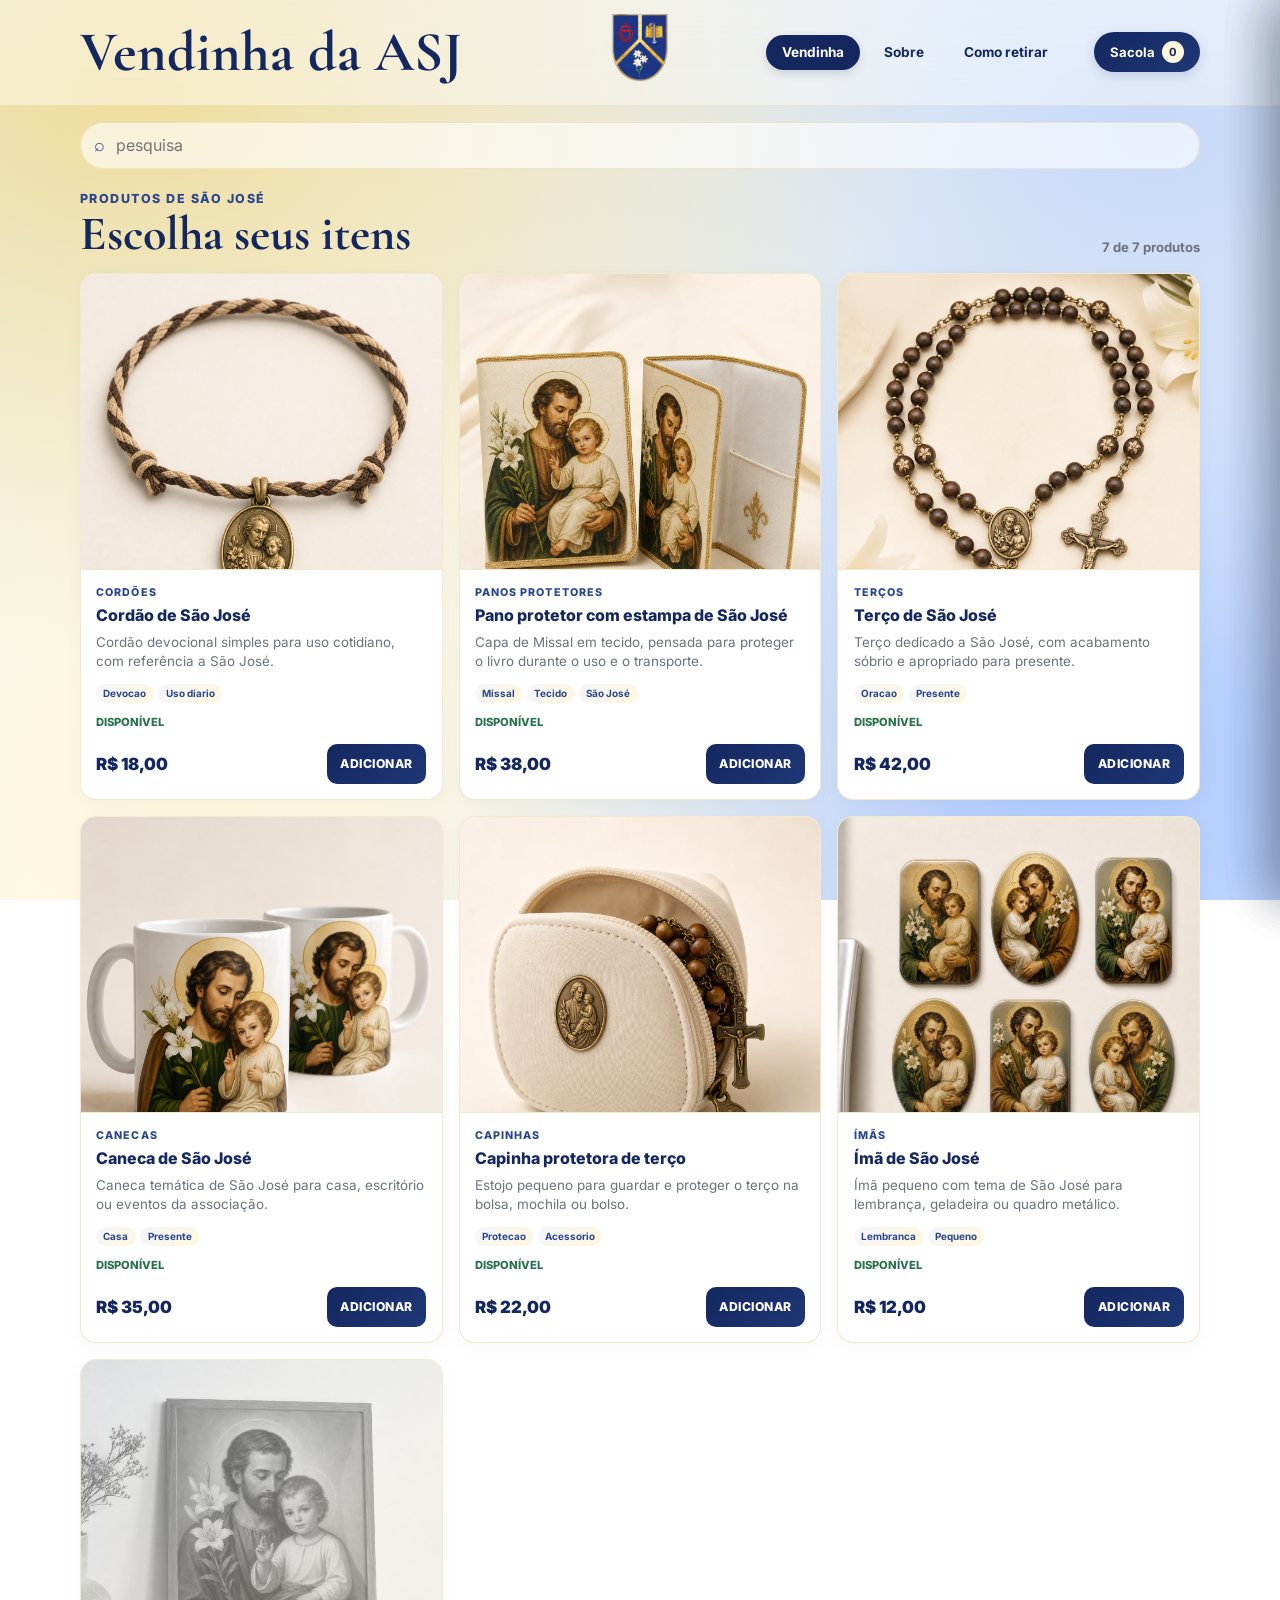
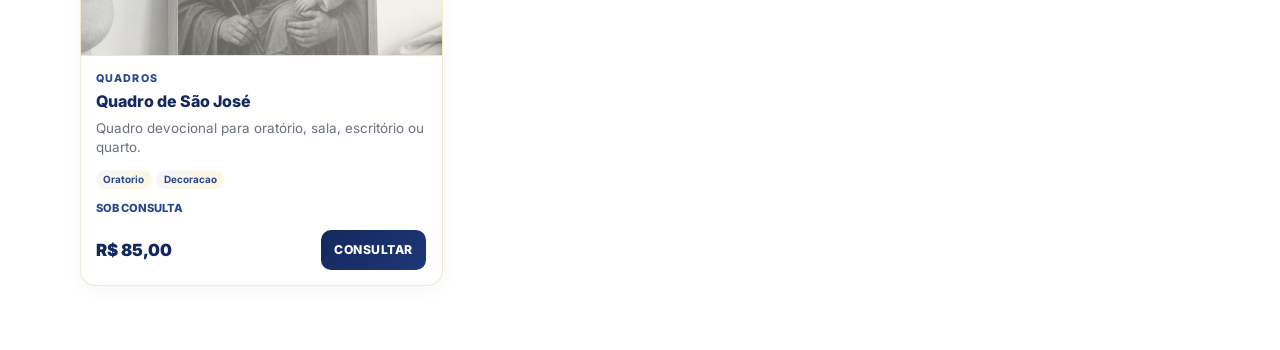
<file: index.html>
<!doctype html>
<html lang="pt-BR">
<head>
  <meta charset="utf-8" />
  <meta name="viewport" content="width=device-width, initial-scale=1" />
  <title>Vendinha da ASJ</title>
  <meta name="description" content="Vendinha da ASJ: produtos devocionais de São José com pedido pelo WhatsApp." />
  <link rel="preconnect" href="https://fonts.googleapis.com">
  <link rel="preconnect" href="https://fonts.gstatic.com" crossorigin>
  <link href="https://fonts.googleapis.com/css2?family=Cormorant+Garamond:wght@600;700&family=Inter:wght@400;500;600;700&display=swap" rel="stylesheet">
  <link rel="stylesheet" href="assets/css/style.css?v=3" />
</head>
<body>
  <header class="app-header">
    <div class="shell header-inner">
      <div class="brand">
        <h1><span>Vendinha</span><span>da ASJ</span></h1>
        <img src="assets/escudo_sem_flamula.png" alt="Escudo da Associação São José">
      </div>

      <nav class="desktop-tabs" aria-label="Navegação principal">
        <a class="active" href="index.html">Vendinha</a>
        <a href="sobre.html">Sobre</a>
        <a href="como-retirar.html">Como retirar</a>
      </nav>

      <div class="header-actions">
        <button class="cart-button" id="open-cart" type="button" aria-label="Abrir carrinho">
          <span>Sacola</span>
          <strong id="cart-count">0</strong>
        </button>
        <button class="menu-button" id="open-menu" type="button" aria-label="Abrir menu"><span></span><span></span><span></span></button>
      </div>
    </div>
  </header>

  <div class="menu-backdrop" id="menu-backdrop" hidden></div>
  <aside class="menu-drawer" id="menu-drawer" aria-label="Menu" aria-hidden="true">
    <div class="menu-header">
      <strong>Vendinha da ASJ</strong>
      <button class="icon-button" id="close-menu" type="button" aria-label="Fechar menu">×</button>
    </div>
    <nav class="mobile-links" aria-label="Navegação mobile">
      <a class="active" href="index.html">Vendinha</a>
      <a href="sobre.html">Sobre a vendinha</a>
      <a href="como-retirar.html">Como retirar</a>
      <button class="menu-filter-button" id="open-filters-menu" type="button">Pesquisar</button>
    </nav>
  </aside>

  <main class="shell">
    <section class="home-search" aria-label="Pesquisa da vendinha">
      <label class="quick-search" for="search-input">
        <span aria-hidden="true">⌕</span>
        <input id="search-input" type="search" placeholder="pesquisa" autocomplete="off">
      </label>
    </section>

    <section class="catalog" aria-live="polite">
      <div class="catalog-head">
        <div>
          <p>Produtos de São José</p>
          <h2>Escolha seus itens</h2>
        </div>
        <span id="results-meta"></span>
      </div>

      <div class="product-grid" id="product-grid"></div>
    </section>
  </main>

  <div class="filter-backdrop" id="filter-backdrop" hidden></div>
  <aside class="filter-drawer" id="filter-drawer" aria-label="Pesquisa avançada" aria-hidden="true">
    <div class="filter-header">
      <div>
        <p>Pesquisa</p>
        <h2>Encontrar produto</h2>
      </div>
      <button class="icon-button" id="close-filters" type="button" aria-label="Fechar pesquisa">×</button>
    </div>

    <div class="filter-content">
      <label>
        <span>Buscar</span>
        <input id="advanced-search-input" type="search" placeholder="Produto, categoria ou descrição" autocomplete="off">
      </label>

      <label>
        <span>Categoria</span>
        <select id="category-filter"></select>
      </label>

      <label>
        <span>Preço</span>
        <select id="price-filter">
          <option value="all">Todos</option>
          <option value="0-25">Até R$ 25</option>
          <option value="25-50">R$ 25 a R$ 50</option>
          <option value="50-100">R$ 50 a R$ 100</option>
          <option value="100-99999">Acima de R$ 100</option>
        </select>
      </label>

      <label>
        <span>Ordenar</span>
        <select id="sort-select">
          <option value="featured">Destaques</option>
          <option value="name-asc">Nome A-Z</option>
          <option value="price-asc">Menor preço</option>
          <option value="price-desc">Maior preço</option>
          <option value="available">Disponíveis</option>
        </select>
      </label>
    </div>

    <div class="filter-footer">
      <button class="clear-button" id="clear-filters" type="button">Limpar filtros</button>
      <button class="apply-button" id="apply-filters" type="button">Aplicar</button>
    </div>
  </aside>

  <div class="cart-backdrop" id="cart-backdrop" hidden></div>
  <div id="add-animation-container" class="add-animation-container"></div>
  
  <button class="mobile-floating-cart" id="open-cart-mobile" type="button" aria-label="Abrir sacola" hidden>
    <svg xmlns="http://www.w3.org/2000/svg" width="24" height="24" viewBox="0 0 24 24" fill="none" stroke="currentColor" stroke-width="2.5" stroke-linecap="round" stroke-linejoin="round"><circle cx="9" cy="21" r="1"></circle><circle cx="20" cy="21" r="1"></circle><path d="M1 1h4l2.68 13.39a2 2 0 0 0 2 1.61h9.72a2 2 0 0 0 2-1.61L23 6H6"></path></svg>
    <strong id="cart-count-mobile">0</strong>
  </button>

  <aside class="cart-drawer" id="cart-drawer" aria-label="Carrinho" aria-hidden="true">
    <div class="cart-header">
      <div>
        <p>Pedido</p>
        <h2>Carrinho</h2>
      </div>
      <button class="icon-button" id="close-cart" type="button" aria-label="Fechar carrinho">×</button>
    </div>

    <div class="cart-items" id="cart-items"></div>

    <div class="cart-footer">
      <label for="order-note">Observação</label>
      <textarea id="order-note" rows="3" placeholder="Tamanho, cor, retirada, observações do pedido"></textarea>

      <div class="totals">
        <span>Total</span>
        <strong id="cart-total">R$ 0,00</strong>
      </div>

      <button class="checkout-button" id="checkout-whatsapp" type="button">Finalizar no WhatsApp</button>
    </section>
    </main>

    <footer class="app-footer">
    <div class="shell">
      <div class="footer-inner">
        <p>&copy; 2026 Associação São José. Todos os direitos reservados.</p>
        <div class="footer-links">
          <a href="sobre.html">Sobre</a>
          <a href="como-retirar.html">Como Retirar</a>
        </div>
      </div>
    </div>
    </footer>

    <a href="https://wa.me/5511992698998?text=Olá! Gostaria de mais informações sobre os produtos da Vendinha da ASJ." 

     class="whatsapp-support-button" 
     target="_blank" 
     rel="noopener noreferrer" 
     aria-label="Contato via WhatsApp">
    <svg xmlns="http://www.w3.org/2000/svg" viewBox="0 0 448 512"><path fill="currentColor" d="M380.9 97.1C339 55.1 283.2 32 223.9 32c-122.4 0-222 99.6-222 222 0 39.1 10.2 77.3 29.6 111L0 480l117.7-30.9c32.4 17.7 68.9 27 106.1 27h.1c122.3 0 224.1-99.6 224.1-222 0-59.3-25.2-115-67.1-157zm-157 341.6c-33.2 0-65.7-8.9-94-25.7l-6.7-4-69.8 18.3L72 359.2l-4.4-7c-18.5-29.4-28.2-63.3-28.2-98.2 0-101.7 82.8-184.5 184.6-184.5 49.3 0 95.6 19.2 130.4 54.1 34.8 34.9 56.2 81.2 56.1 130.5 0 101.8-84.9 184.6-186.6 184.6zm101.2-138.2c-5.5-2.8-32.8-16.2-37.9-18-5.1-1.9-8.8-2.8-12.5 2.8-3.7 5.6-14.3 18-17.6 21.8-3.2 3.7-6.5 4.2-12 1.4-5.5-2.8-23.4-8.6-44.6-27.6-16.5-14.7-27.6-32.8-30.8-38.4-3.2-5.6-.3-8.6 2.5-11.4 2.5-2.5 5.5-6.5 8.3-9.7 2.8-3.2 3.7-5.5 5.5-9.2 1.9-3.7.9-6.9-.5-9.7-1.4-2.8-12.5-30.1-17.1-41.2-4.5-10.8-9.1-9.3-12.5-9.5-3.2-.2-6.9-.2-10.6-.2-3.7 0-9.7 1.4-14.8 6.9-5.1 5.6-19.4 19-19.4 46.3 0 27.3 19.9 53.7 22.6 57.4 2.8 3.7 39.1 59.7 94.8 83.8 13.2 5.8 23.5 9.2 31.5 11.8 13.3 4.2 25.4 3.6 34.9 2.2 10.6-1.5 32.8-13.4 37.4-26.4 4.6-13 4.6-24.1 3.2-26.4-1.3-2.5-5-3.9-10.5-6.6z"/></svg>
  </a>

  <script src="assets/js/site.js"></script>
  <script src="assets/js/main.js"></script>
</body>
</html>
</file>
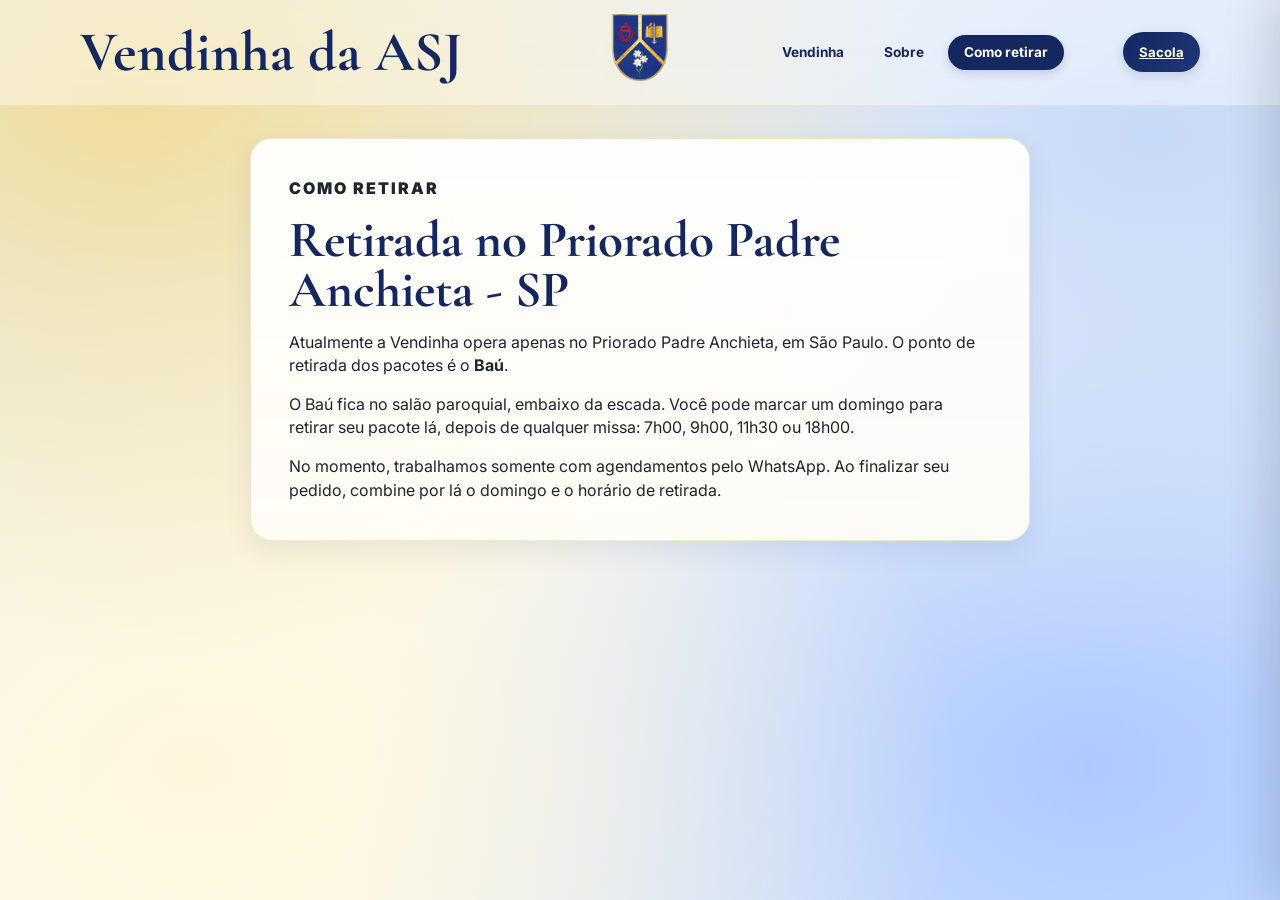
<file: como-retirar.html>
<!doctype html>
<html lang="pt-BR">
<head>
  <meta charset="utf-8" />
  <meta name="viewport" content="width=device-width, initial-scale=1" />
  <title>Como retirar - Vendinha da ASJ</title>
  <meta name="description" content="Como retirar produtos comprados na Vendinha da ASJ." />
  <link rel="preconnect" href="https://fonts.googleapis.com">
  <link rel="preconnect" href="https://fonts.gstatic.com" crossorigin>
  <link href="https://fonts.googleapis.com/css2?family=Cormorant+Garamond:wght@600;700&family=Inter:wght@400;500;600;700&display=swap" rel="stylesheet">
  <link rel="stylesheet" href="assets/css/style.css?v=3" />
</head>
<body>
  <header class="app-header">
    <div class="shell header-inner">
      <a class="brand brand-link" href="index.html">
        <h1><span>Vendinha</span><span>da ASJ</span></h1>
        <img src="assets/escudo_sem_flamula.png" alt="Escudo da Associação São José">
      </a>

      <nav class="desktop-tabs" aria-label="Navegação principal">
        <a href="index.html">Vendinha</a>
        <a href="sobre.html">Sobre</a>
        <a class="active" href="como-retirar.html">Como retirar</a>
      </nav>

      <div class="header-actions">
        <a class="cart-button page-cart-link" href="index.html">Sacola</a>
        <button class="menu-button" id="open-menu" type="button" aria-label="Abrir menu"><span></span><span></span><span></span></button>
      </div>
    </div>
  </header>

  <div class="menu-backdrop" id="menu-backdrop" hidden></div>
  <aside class="menu-drawer" id="menu-drawer" aria-label="Menu" aria-hidden="true">
    <div class="menu-header">
      <strong>Vendinha da ASJ</strong>
      <button class="icon-button" id="close-menu" type="button" aria-label="Fechar menu">×</button>
    </div>
    <nav class="mobile-links" aria-label="Navegação mobile">
      <a href="index.html">Vendinha</a>
      <a href="sobre.html">Sobre a vendinha</a>
      <a class="active" href="como-retirar.html">Como retirar</a>
    </nav>
  </aside>

  <main class="shell page-content">
    <article class="info-panel">
      <p class="page-kicker">Como retirar</p>
      <h2>Retirada no Priorado Padre Anchieta - SP</h2>
      <p>Atualmente a Vendinha opera apenas no Priorado Padre Anchieta, em São Paulo. O ponto de retirada dos pacotes é o <strong>Baú</strong>.</p>
      <p>O Baú fica no salão paroquial, embaixo da escada. Você pode marcar um domingo para retirar seu pacote lá, depois de qualquer missa: 7h00, 9h00, 11h30 ou 18h00.</p>
      <p>No momento, trabalhamos somente com agendamentos pelo WhatsApp. Ao finalizar seu pedido, combine por lá o domingo e o horário de retirada.</p>
    </article>
  </main>

  <script src="assets/js/site.js"></script>
</body>
</html>
</file>
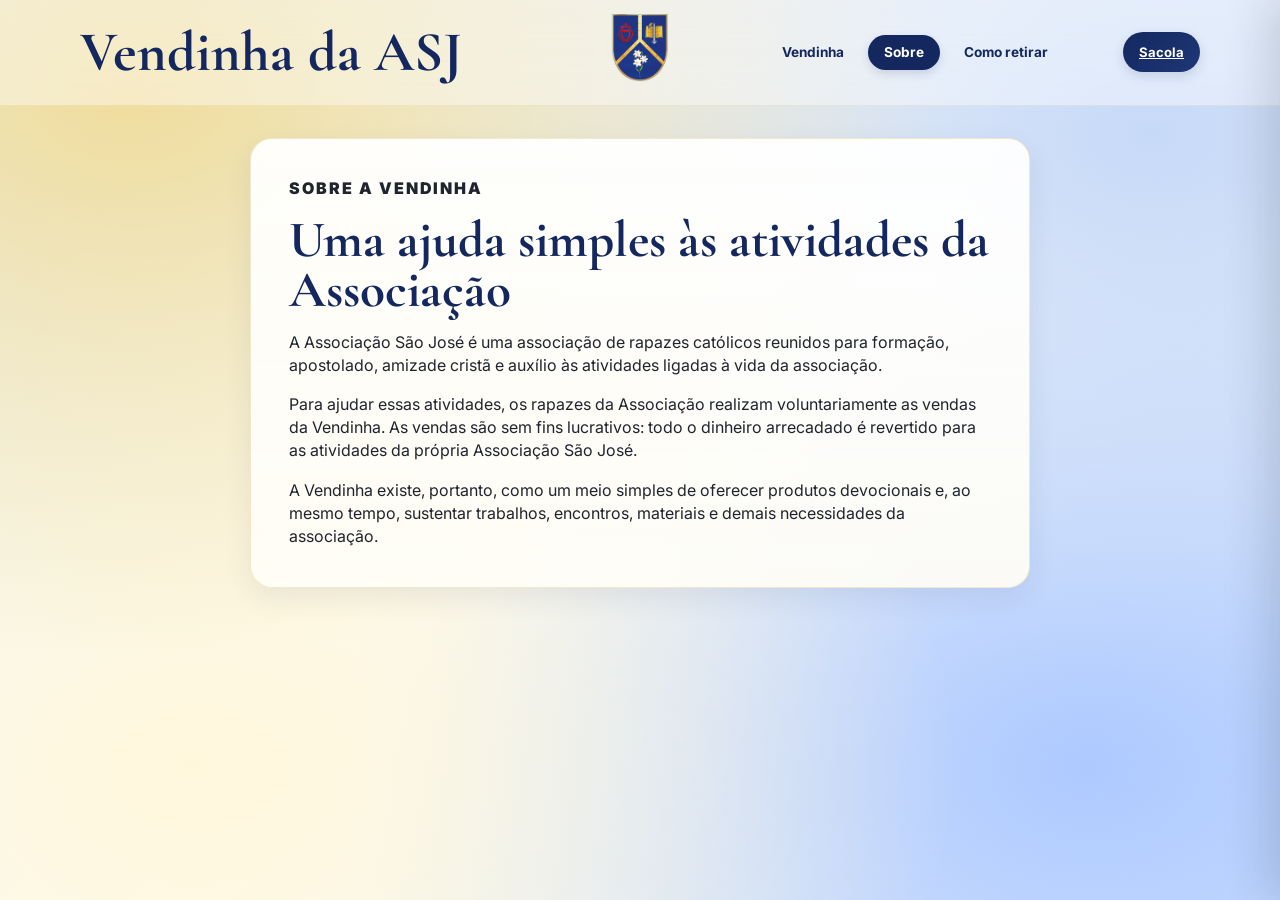
<file: sobre.html>
<!doctype html>
<html lang="pt-BR">
<head>
  <meta charset="utf-8" />
  <meta name="viewport" content="width=device-width, initial-scale=1" />
  <title>Sobre a Vendinha da ASJ</title>
  <meta name="description" content="Entenda a finalidade da Vendinha da Associação São José." />
  <link rel="preconnect" href="https://fonts.googleapis.com">
  <link rel="preconnect" href="https://fonts.gstatic.com" crossorigin>
  <link href="https://fonts.googleapis.com/css2?family=Cormorant+Garamond:wght@600;700&family=Inter:wght@400;500;600;700&display=swap" rel="stylesheet">
  <link rel="stylesheet" href="assets/css/style.css?v=3" />
</head>
<body>
  <header class="app-header">
    <div class="shell header-inner">
      <a class="brand brand-link" href="index.html">
        <h1><span>Vendinha</span><span>da ASJ</span></h1>
        <img src="assets/escudo_sem_flamula.png" alt="Escudo da Associação São José">
      </a>

      <nav class="desktop-tabs" aria-label="Navegação principal">
        <a href="index.html">Vendinha</a>
        <a class="active" href="sobre.html">Sobre</a>
        <a href="como-retirar.html">Como retirar</a>
      </nav>

      <div class="header-actions">
        <a class="cart-button page-cart-link" href="index.html">Sacola</a>
        <button class="menu-button" id="open-menu" type="button" aria-label="Abrir menu"><span></span><span></span><span></span></button>
      </div>
    </div>
  </header>

  <div class="menu-backdrop" id="menu-backdrop" hidden></div>
  <aside class="menu-drawer" id="menu-drawer" aria-label="Menu" aria-hidden="true">
    <div class="menu-header">
      <strong>Vendinha da ASJ</strong>
      <button class="icon-button" id="close-menu" type="button" aria-label="Fechar menu">×</button>
    </div>
    <nav class="mobile-links" aria-label="Navegação mobile">
      <a href="index.html">Vendinha</a>
      <a class="active" href="sobre.html">Sobre a vendinha</a>
      <a href="como-retirar.html">Como retirar</a>
    </nav>
  </aside>

  <main class="shell page-content">
    <article class="info-panel">
      <p class="page-kicker">Sobre a vendinha</p>
      <h2>Uma ajuda simples às atividades da Associação</h2>
      <p>A Associação São José é uma associação de rapazes católicos reunidos para formação, apostolado, amizade cristã e auxílio às atividades ligadas à vida da associação.</p>
      <p>Para ajudar essas atividades, os rapazes da Associação realizam voluntariamente as vendas da Vendinha. As vendas são sem fins lucrativos: todo o dinheiro arrecadado é revertido para as atividades da própria Associação São José.</p>
      <p>A Vendinha existe, portanto, como um meio simples de oferecer produtos devocionais e, ao mesmo tempo, sustentar trabalhos, encontros, materiais e demais necessidades da associação.</p>
    </article>
  </main>

  <script src="assets/js/site.js"></script>
</body>
</html>
</file>
<file: assets/css/style.css>
:root {
  --blue-900: #14285f;
  --blue-800: #1f3777;
  --blue-700: #29468f;
  --blue-050: #f3f6fc;
  --gold-500: #c9a23e;
  --gold-200: #f0dd9c;
  --gold-080: #fff7dc;
  --line: #e4e8f0;
  --line-strong: #d3dae8;
  --text: #20242c;
  --muted: #6a7280;
  --white: #ffffff;
  --danger: #a01f1f;
  --success: #28724d;
  --shadow: 0 10px 28px rgba(21, 37, 82, .08);
}

* {
  box-sizing: border-box;
}

html {
  min-height: 100%;
  background: 
    radial-gradient(at 10% 10%, #f0dd9c 0%, transparent 50%),
    radial-gradient(at 90% 15%, #c6d9f8 0%, transparent 50%),
    radial-gradient(at 15% 85%, #fff7dc 0%, transparent 50%),
    radial-gradient(at 85% 85%, #adc9ff 0%, transparent 50%),
    linear-gradient(135deg, #e6f0ff 0%, #fffdf5 50%, #d9e8ff 100%);
  background-attachment: fixed;
}

body {
  margin: 0;
  min-height: 100vh;
  color: var(--text);
  font-family: "Inter", system-ui, -apple-system, "Segoe UI", Arial, sans-serif;
  line-height: 1.45;
  overflow-x: hidden;
  background: transparent;
}

button,
input,
select,
textarea {
  font: inherit;
  min-width: 0;
}

button {
  cursor: pointer;
}

button:disabled {
  cursor: not-allowed;
}

.shell {
  width: min(1120px, calc(100% - 28px));
  margin: 0 auto;
}

.app-header {
  position: sticky;
  top: 0;
  z-index: 20;
  background: rgba(255, 255, 255, 0.4);
  border-bottom: 1px solid rgba(201, 162, 62, .15);
  backdrop-filter: blur(20px);
}

.header-inner {
  position: relative;
  display: grid;
  grid-template-columns: minmax(0, 1fr) auto minmax(0, 1fr);
  align-items: center;
  gap: 1rem;
  min-height: 88px;
  padding: .9rem 0;
}

.brand {
  display: contents;
  align-items: center;
  gap: 1rem;
  min-width: 0;
}

.brand-link {
  color: inherit;
  text-decoration: none;
}

.brand h1 {
  grid-column: 1;
  grid-row: 1;
  margin: 0;
  color: var(--blue-900);
  font-family: "Cormorant Garamond", Georgia, serif;
  font-size: clamp(2.35rem, 4.4vw, 3.75rem);
  font-weight: 700;
  line-height: .9;
  white-space: nowrap;
}

.brand h1 span + span {
  margin-left: .24em;
}

.brand img {
  grid-column: 2;
  grid-row: 1;
  justify-self: center;
  width: clamp(58px, 8vw, 76px);
  height: clamp(58px, 8vw, 76px);
  object-fit: contain;
  flex: 0 0 auto;
}

.cart-button {
  position: relative;
  display: inline-flex;
  align-items: center;
  justify-content: center;
  gap: .45rem;
  min-height: 40px;
  padding: .5rem 1rem;
  background: linear-gradient(135deg, var(--blue-900), var(--blue-800));
  border: none;
  border-radius: 999px;
  color: #fff;
  font-size: .82rem;
  font-weight: 700;
  box-shadow: 0 4px 12px rgba(20, 40, 95, 0.15);
  transition: transform 0.2s ease, box-shadow 0.2s ease;
}

.cart-button:hover {
  transform: translateY(-1px);
  box-shadow: 0 6px 15px rgba(20, 40, 95, 0.2);
}

.cart-button strong {
  display: grid;
  place-items: center;
  min-width: 22px;
  height: 22px;
  padding: 0 .35rem;
  background: var(--gold-080);
  border-radius: 999px;
  color: var(--blue-900);
  font-size: .7rem;
}

.header-actions {
  grid-column: 3;
  grid-row: 1;
  justify-self: end;
  display: flex;
  align-items: center;
  gap: .75rem;
}

.desktop-tabs {
  grid-column: 3;
  grid-row: 1;
  justify-self: end;
  display: flex;
  align-items: center;
  gap: .5rem;
  margin-right: 8.5rem;
}

.desktop-tabs a {
  border-radius: 999px;
  color: var(--blue-900);
  padding: .5rem 1rem;
  font-size: .85rem;
  font-weight: 700;
  text-decoration: none;
  transition: all 0.2s ease;
}

.desktop-tabs a:hover {
  background: rgba(20, 40, 95, 0.05);
}

.desktop-tabs a.active {
  background: var(--blue-900);
  color: #fff;
  box-shadow: 0 4px 10px rgba(20, 40, 95, 0.15);
}

.menu-button {
  display: none;
  width: 42px;
  height: 42px;
  flex-direction: column;
  align-items: center;
  justify-content: center;
  gap: 4px;
  background: rgba(255, 255, 255, 0.7);
  border: none;
  border-radius: 50%;
  backdrop-filter: blur(8px);
  box-shadow: 0 2px 8px rgba(0, 0, 0, 0.05);
  transition: all 0.2s ease;
}

.menu-button:hover {
  background: rgba(255, 255, 255, 0.9);
  transform: scale(1.05);
}

.menu-button span {
  width: 20px;
  height: 2px;
  background: var(--blue-900);
  border-radius: 99px;
}

.home-search {
  display: flex;
  align-items: center;
  justify-content: space-between;
  gap: .75rem;
  margin: 1rem 0 1.35rem;
  min-width: 0;
}

.quick-search {
  position: relative;
  width: 100%;
  min-width: 0;
}

.menu-filter-button {
  width: 100%;
  min-height: 48px;
  margin-top: 0.5rem;
  background: var(--blue-050);
  border: 1px solid var(--line);
  border-radius: 14px;
  color: var(--blue-900);
  font-size: 1rem;
  font-weight: 800;
  cursor: pointer;
  text-align: left;
  padding: .85rem 1rem;
}

.menu-filter-button:hover {
  background: var(--line);
}

.quick-search span {
  position: absolute;
  left: .85rem;
  top: 50%;
  color: var(--blue-700);
  font-size: 1.1rem;
  transform: translateY(-50%);
  z-index: 1;
}

.quick-search input {
  min-height: 42px;
  padding-left: 2.2rem;
  border-radius: 999px;
  background: rgba(255, 255, 255, .6);
  border: 1px solid rgba(201, 162, 62, .2);
}

.filter-button {
  min-height: 42px;
  background: rgba(255, 255, 255, .6);
  border: 1px solid rgba(201, 162, 62, .2);
  border-radius: 999px;
  color: var(--blue-900);
  padding: .58rem 1rem;
  font-size: .78rem;
  font-weight: 800;
}

.filter-content label {
  display: grid;
  gap: .4rem;
}

.filter-content span,
.cart-footer label {
  color: var(--blue-900);
  font-size: .68rem;
  font-weight: 800;
  letter-spacing: .12em;
  text-transform: uppercase;
}

input,
select,
textarea {
  width: 100%;
  min-height: 44px;
  background: #fff;
  border: 1px solid var(--line-strong);
  border-radius: 10px;
  color: var(--text);
  outline: none;
  padding: .68rem .75rem;
}

input:focus,
select:focus,
textarea:focus {
  border-color: var(--blue-700);
  box-shadow: 0 0 0 3px rgba(41, 70, 143, .13);
}

.clear-button {
  min-height: 42px;
  background: var(--blue-050);
  border: 1px solid var(--line-strong);
  border-radius: 10px;
  color: var(--blue-900);
  font-size: .78rem;
  font-weight: 800;
  letter-spacing: .08em;
  text-transform: uppercase;
}

.apply-button {
  min-height: 42px;
  background: linear-gradient(135deg, var(--blue-900), var(--blue-800));
  border: 0;
  border-radius: 10px;
  color: #fff;
  font-size: .78rem;
  font-weight: 800;
  letter-spacing: .08em;
  text-transform: uppercase;
}

.catalog {
  padding-bottom: 4rem;
}

.catalog-head {
  display: flex;
  align-items: end;
  justify-content: space-between;
  gap: 1rem;
  margin-bottom: 1rem;
}

.catalog-head p {
  margin: 0 0 .15rem;
  color: var(--blue-700);
  font-size: .78rem;
  font-weight: 800;
  letter-spacing: .12em;
  text-transform: uppercase;
}

.catalog-head h2 {
  margin: 0;
  color: var(--blue-900);
  font-family: "Cormorant Garamond", Georgia, serif;
  font-size: clamp(1.9rem, 7vw, 3rem);
  line-height: .96;
}

.catalog-head span {
  color: var(--muted);
  font-size: .82rem;
  font-weight: 700;
  white-space: nowrap;
}

.product-grid {
  display: grid;
  grid-template-columns: repeat(3, minmax(0, 1fr));
  gap: 1rem;
}

.product-card {
  display: flex;
  flex-direction: column;
  min-width: 0;
  overflow: hidden;
  background: var(--white);
  border: 1px solid rgba(201, 162, 62, .24);
  border-radius: 16px;
  box-shadow: 0 4px 18px rgba(21, 37, 82, .04);
}

.product-media {
  display: grid;
  place-items: center;
  aspect-ratio: 1 / .82;
  background: linear-gradient(145deg, #f6f9ff, #fff8df);
  border-bottom: 1px solid rgba(201, 162, 62, .24);
  overflow: hidden;
}

.product-media img {
  display: block;
  width: 100%;
  height: 100%;
  object-fit: cover;
}

.product-card.unavailable .product-media img {
  filter: grayscale(1);
  opacity: .65;
}

.product-body {
  display: flex;
  flex: 1;
  flex-direction: column;
  min-width: 0;
  padding: .95rem;
}

.product-category {
  margin: 0 0 .35rem;
  color: var(--blue-700);
  font-size: .67rem;
  font-weight: 800;
  letter-spacing: .1em;
  text-transform: uppercase;
}

.product-title {
  margin: 0;
  color: var(--blue-900);
  font-family: "Inter", system-ui, sans-serif;
  font-size: 1rem;
  font-weight: 800;
  line-height: 1.22;
  overflow-wrap: anywhere;
}

.product-description {
  margin: .45rem 0 .75rem;
  color: var(--muted);
  font-size: .84rem;
}

.product-tags {
  display: flex;
  flex-wrap: wrap;
  gap: .3rem;
  margin-bottom: .7rem;
}

.tag {
  padding: .15rem .45rem;
  background: linear-gradient(135deg, var(--blue-050), var(--gold-080));
  border-radius: 999px;
  color: var(--blue-700);
  font-size: .62rem;
  font-weight: 700;
}

.status {
  width: fit-content;
  margin-bottom: .85rem;
  color: var(--muted);
  font-size: .7rem;
  font-weight: 800;
  text-transform: uppercase;
}

.status.available {
  color: var(--success);
}

.status.soldout {
  color: var(--danger);
}

.status.consult {
  color: var(--blue-700);
}

.product-footer {
  display: flex;
  align-items: center;
  justify-content: space-between;
  gap: .65rem;
  margin-top: auto;
}

.price {
  color: var(--blue-900);
  font-size: 1.05rem;
  font-weight: 900;
}

.add-button {
  min-height: 40px;
  background: linear-gradient(135deg, var(--blue-900), var(--blue-800));
  border: 0;
  border-radius: 10px;
  color: #fff;
  padding: .58rem .85rem;
  font-size: .76rem;
  font-weight: 800;
  letter-spacing: .04em;
  text-transform: uppercase;
  transition: all 0.2s ease;
}

.add-button:hover {
  background: linear-gradient(135deg, var(--blue-800), var(--blue-700));
  transform: translateY(-1px);
}

.checkout-button {
  display: flex;
  align-items: center;
  justify-content: center;
  gap: 0.6rem;
  min-height: 46px;
  background: linear-gradient(135deg, #25d366, #128c7e);
  border: 0;
  border-radius: 10px;
  color: #fff;
  padding: .58rem .85rem;
  font-size: .85rem;
  font-weight: 800;
  letter-spacing: .04em;
  text-transform: uppercase;
  transition: all 0.2s ease;
}

.checkout-button::before {
  content: "";
  width: 18px;
  height: 18px;
  background-image: url("data:image/svg+xml,%3Csvg xmlns='http://www.w3.org/2000/svg' viewBox='0 0 448 512'%3E%3Cpath fill='%23ffffff' d='M380.9 97.1C339 55.1 283.2 32 223.9 32c-122.4 0-222 99.6-222 222 0 39.1 10.2 77.3 29.6 111L0 480l117.7-30.9c32.4 17.7 68.9 27 106.1 27h.1c122.3 0 224.1-99.6 224.1-222 0-59.3-25.2-115-67.1-157zm-157 341.6c-33.2 0-65.7-8.9-94-25.7l-6.7-4-69.8 18.3L72 359.2l-4.4-7c-18.5-29.4-28.2-63.3-28.2-98.2 0-101.7 82.8-184.5 184.6-184.5 49.3 0 95.6 19.2 130.4 54.1 34.8 34.9 56.2 81.2 56.1 130.5 0 101.8-84.9 184.6-186.6 184.6zm101.2-138.2c-5.5-2.8-32.8-16.2-37.9-18-5.1-1.9-8.8-2.8-12.5 2.8-3.7 5.6-14.3 18-17.6 21.8-3.2 3.7-6.5 4.2-12 1.4-5.5-2.8-23.4-8.6-44.6-27.6-16.5-14.7-27.6-32.8-30.8-38.4-3.2-5.6-.3-8.6 2.5-11.4 2.5-2.5 5.5-6.5 8.3-9.7 2.8-3.2 3.7-5.5 5.5-9.2 1.9-3.7.9-6.9-.5-9.7-1.4-2.8-12.5-30.1-17.1-41.2-4.5-10.8-9.1-9.3-12.5-9.5-3.2-.2-6.9-.2-10.6-.2-3.7 0-9.7 1.4-14.8 6.9-5.1 5.6-19.4 19-19.4 46.3 0 27.3 19.9 53.7 22.6 57.4 2.8 3.7 39.1 59.7 94.8 83.8 13.2 5.8 23.5 9.2 31.5 11.8 13.3 4.2 25.4 3.6 34.9 2.2 10.6-1.5 32.8-13.4 37.4-26.4 4.6-13 4.6-24.1 3.2-26.4-1.3-2.5-5-3.9-10.5-6.6z'/%3E%3C/svg%3E");
  background-repeat: no-repeat;
  background-size: contain;
}

.checkout-button:hover {
  background: linear-gradient(135deg, #128c7e, #075e54);
}

.add-button:disabled {
  background: #9aa3b2;
}

.empty-state {
  grid-column: 1 / -1;
  padding: 2rem 1rem;
  background: var(--white);
  border: 1px solid var(--line);
  border-radius: 14px;
  color: var(--muted);
  text-align: center;
}

.menu-backdrop,
.filter-backdrop,
.cart-backdrop {
  position: fixed;
  inset: 0;
  z-index: 30;
  background: rgba(18, 28, 52, .38);
}

.menu-drawer,
.filter-drawer,
.cart-drawer {
  position: fixed;
  inset: 0 0 0 auto;
  z-index: 40;
  display: flex;
  flex-direction: column;
  width: min(420px, 100%);
  height: 100vh;
  background: #fff;
  box-shadow: -20px 0 44px rgba(18, 28, 52, .16);
  transform: translateX(102%);
  transition: transform .22s ease;
}

.menu-drawer.open,
.filter-drawer.open,
.cart-drawer.open {
  transform: translateX(0);
}

.menu-header,
.filter-header,
.cart-header {
  display: flex;
  align-items: center;
  justify-content: space-between;
  gap: 1rem;
  padding: 1rem;
  border-bottom: 1px solid var(--line);
}

.menu-header strong {
  color: var(--blue-900);
  font-family: "Cormorant Garamond", Georgia, serif;
  font-size: 1.45rem;
}

.filter-header p,
.cart-header p {
  margin: 0;
  color: var(--blue-700);
  font-size: .7rem;
  font-weight: 800;
  letter-spacing: .12em;
  text-transform: uppercase;
}

.filter-header h2,
.cart-header h2 {
  margin: .1rem 0 0;
  color: var(--blue-900);
  font-family: "Cormorant Garamond", Georgia, serif;
  font-size: 2rem;
  line-height: 1;
}

.filter-content {
  display: grid;
  gap: .9rem;
  flex: 1;
  overflow: auto;
  padding: 1rem;
}

.filter-footer {
  display: grid;
  grid-template-columns: 1fr 1fr;
  gap: .75rem;
  padding: 1rem;
  background: #f8fafd;
  border-top: 1px solid var(--line);
}

.mobile-links {
  display: grid;
  gap: .55rem;
  padding: 1rem;
}

.mobile-links a {
  background: var(--blue-050);
  border: 1px solid var(--line);
  border-radius: 14px;
  color: var(--blue-900);
  padding: .85rem 1rem;
  font-weight: 800;
  text-decoration: none;
}

.mobile-links a.active {
  background: var(--blue-900);
  color: #fff;
}

.page-content {
  padding: 2rem 0 4rem;
}

.info-panel {
  max-width: 780px;
  margin: 0 auto;
  background: linear-gradient(180deg, rgba(255, 255, 255, .94), rgba(255, 253, 246, .92));
  border: 1px solid rgba(201, 162, 62, .24);
  border-radius: 22px;
  box-shadow: var(--shadow);
  padding: clamp(1.25rem, 4vw, 2.4rem);
}

.page-kicker {
  margin: 0 0 .45rem;
  color: var(--blue-700);
  font-size: .78rem;
  font-weight: 900;
  letter-spacing: .12em;
  text-transform: uppercase;
}

.info-panel h2 {
  margin: 0 0 1rem;
  color: var(--blue-900);
  font-family: "Cormorant Garamond", Georgia, serif;
  font-size: clamp(2rem, 7vw, 3.2rem);
  line-height: .96;
}

.info-panel p {
  margin: 0 0 1rem;
  color: var(--text);
  font-size: 1rem;
}

.info-panel p:last-child {
  margin-bottom: 0;
}

.icon-button {
  width: 40px;
  height: 40px;
  background: var(--blue-050);
  border: 1px solid var(--line);
  border-radius: 50%;
  color: var(--blue-900);
  font-size: 1.2rem;
}

.cart-items {
  flex: 1;
  overflow: auto;
  padding: .35rem 1rem;
}

.cart-item {
  display: grid;
  grid-template-columns: 1fr auto;
  gap: .8rem;
  padding: 1rem 0;
  border-bottom: 1px solid var(--line);
}

.cart-item h3 {
  margin: 0;
  color: var(--blue-900);
  font-family: "Inter", system-ui, sans-serif;
  font-size: .95rem;
}

.cart-item p {
  margin: .25rem 0;
  color: var(--muted);
  font-size: .82rem;
}

.cart-actions {
  display: flex;
  align-items: center;
  gap: .35rem;
}

.qty-button {
  width: 32px;
  height: 32px;
  background: var(--blue-050);
  border: 1px solid var(--line);
  border-radius: 50%;
  color: var(--blue-900);
  font-weight: 900;
}

.remove-button {
  background: transparent;
  border: 0;
  color: var(--danger);
  padding: .25rem 0;
  font-size: .72rem;
  font-weight: 800;
  text-transform: uppercase;
}

.cart-footer {
  padding: 1rem;
  background: #f8fafd;
  border-top: 1px solid var(--line);
}

.cart-footer textarea {
  min-height: 82px;
  margin-top: .35rem;
  resize: vertical;
}

.totals {
  display: flex;
  align-items: center;
  justify-content: space-between;
  gap: 1rem;
  margin: 1rem 0;
  color: var(--blue-900);
  font-size: 1.1rem;
}

.totals strong {
  font-size: 1.25rem;
}

.whatsapp-support-button {
  position: fixed;
  bottom: 20px;
  right: 20px;
  z-index: 100;
  width: 48px;
  height: 48px;
  background-color: #25d366;
  color: white;
  border-radius: 50%;
  display: flex;
  align-items: center;
  justify-content: center;
  box-shadow: 0 4px 12px rgba(0, 0, 0, 0.2);
  transition: all 0.3s ease;
  padding: 10px;
}

.whatsapp-support-button:hover {
  background-color: #128c7e;
  transform: scale(1.1);
}

.whatsapp-support-button svg {
  width: 100%;
  height: 100%;
}
.add-animation-container {
  position: fixed;
  top: 75px; /* Below the menu button */
  right: 15px;
  pointer-events: none;
  z-index: 100;
}

.add-popup {
  display: flex;
  align-items: center;
  gap: 8px;
  background: var(--blue-900);
  padding: 6px 12px 6px 6px;
  border-radius: 99px;
  color: #fff;
  box-shadow: 0 4px 15px rgba(20, 40, 95, 0.3);
  animation: slideInDown 0.4s cubic-bezier(0.175, 0.885, 0.32, 1.275) forwards,
             fadeOut 0.3s ease 1s forwards;
}

.add-popup img {
  width: 32px;
  height: 32px;
  border-radius: 50%;
  object-fit: cover;
  border: 2px solid var(--gold-200);
}

.add-popup span {
  font-weight: 900;
  font-size: 0.9rem;
}

@keyframes slideInDown {
  from { opacity: 0; transform: translateY(-20px); }
  to { opacity: 1; transform: translateY(0); }
}

@keyframes fadeOut {
  to { opacity: 0; transform: translateY(10px); }
}

@media (max-width: 900px) {
  .desktop-tabs {
    display: none;
    margin-right: 0;
  }

  .menu-button {
    display: inline-flex;
  }

  .product-grid {
    grid-template-columns: repeat(2, minmax(0, 1fr));
  }
}

.app-footer {
  margin-top: 4rem;
  padding: 2.5rem 0;
  background: rgba(255, 255, 255, 0.4);
  backdrop-filter: blur(10px);
  border-top: 1px solid rgba(201, 162, 62, .15);
  color: var(--blue-900);
  text-align: center;
}

.footer-inner {
  display: flex;
  flex-direction: column;
  align-items: center;
  gap: 1rem;
}

.footer-inner p {
  margin: 0;
  font-size: 0.85rem;
  font-weight: 600;
  opacity: 0.8;
}

.footer-links {
  display: flex;
  gap: 1.5rem;
}

.footer-links a {
  color: var(--blue-900);
  text-decoration: none;
  font-size: 0.85rem;
  font-weight: 700;
  transition: opacity 0.2s;
}

.footer-links a:hover {
  opacity: 0.6;
}

@media (max-width: 620px) {
  .app-footer {
    padding: 2rem 0 6rem; /* Extra padding for floating buttons */
  }

  .shell {
    width: min(100% - 24px, 1120px);
  }

  .header-inner {
    display: grid;
    grid-template-columns: 1fr auto 1fr;
    align-items: center;
    gap: 0.5rem;
    min-height: 72px;
    padding: 0.5rem 0;
  }

  .brand {
    display: contents;
  }

  .brand h1 {
    grid-column: 1;
    font-size: 1.15rem;
    line-height: 1.1;
    white-space: normal;
    text-align: left;
    margin: 0;
  }

  .brand h1 span {
    display: block;
  }

  .brand h1 span + span {
    margin-left: 0;
  }

  .brand img {
    position: static;
    grid-column: 2;
    transform: none;
    width: 44px;
    height: 44px;
    margin: 0 auto;
  }

  .header-actions {
    grid-column: 3;
    justify-self: end;
    display: flex;
    align-items: center;
    position: static;
    transform: none;
  }

  .cart-button {
    display: none;
  }

  .menu-button {
    position: static;
    display: inline-flex !important;
    width: 40px;
    height: 40px;
    background: var(--blue-900);
    border: none;
    box-shadow: 0 4px 10px rgba(20, 40, 95, 0.2);
  }

  .menu-button span {
    background: #fff;
    width: 20px;
    height: 2px;
  }

  .mobile-floating-cart {
    position: fixed;
    top: 85px;
    right: 15px;
    z-index: 90;
    display: flex;
    align-items: center;
    justify-content: center;
    width: 52px;
    height: 52px;
    background: var(--white);
    color: var(--blue-900);
    border: none;
    border-radius: 50%;
    box-shadow: 0 8px 24px rgba(20, 40, 95, 0.18);
    transition: all 0.3s cubic-bezier(0.175, 0.885, 0.32, 1.275);
    animation: popIn 0.4s ease;
  }

  .mobile-floating-cart:active {
    transform: scale(0.9);
  }

  .mobile-floating-cart strong {
    position: absolute;
    top: -2px;
    right: -2px;
    display: grid;
    place-items: center;
    min-width: 20px;
    height: 20px;
    padding: 0 4px;
    background: var(--gold-500);
    color: #fff;
    border-radius: 99px;
    font-size: 0.65rem;
    font-weight: 900;
  }

  @keyframes popIn {
    from { opacity: 0; transform: scale(0.5) translateY(-20px); }
    to { opacity: 1; transform: scale(1) translateY(0); }
  }

  .menu-button span {
    background: #fff;
    width: 24px;
    height: 3px;
  }

  .cart-button span {
    display: none;
  }

  .home-search {
    display: grid;
    grid-template-columns: 1fr;
    margin-top: .75rem;
  }

  .quick-search {
    flex: 1 1 0;
    width: auto;
  }

  .filter-button {
    width: 100%;
    padding: .58rem .85rem;
    white-space: nowrap;
    flex: 0 0 auto;
  }

  .catalog-head {
    align-items: start;
    flex-direction: column;
    gap: .35rem;
  }

  .product-grid {
    grid-template-columns: 1fr;
    gap: .85rem;
  }

  .product-card {
    display: flex;
    min-height: 0;
  }

  .product-media {
    aspect-ratio: 16 / 9;
    min-height: 0;
    border-right: 0;
    border-bottom: 1px solid var(--line);
  }

  .product-media img {
    padding: .55rem;
  }

  .product-body {
    padding: .8rem;
  }

  .product-description {
    font-size: .8rem;
  }

  .product-tags {
    display: flex;
  }

  .status {
    margin-bottom: .7rem;
  }

  .product-footer {
    align-items: stretch;
    flex-direction: column;
    gap: .45rem;
  }

  .add-button {
    width: 100%;
    min-height: 36px;
    padding: .5rem .65rem;
  }
}
</file>
